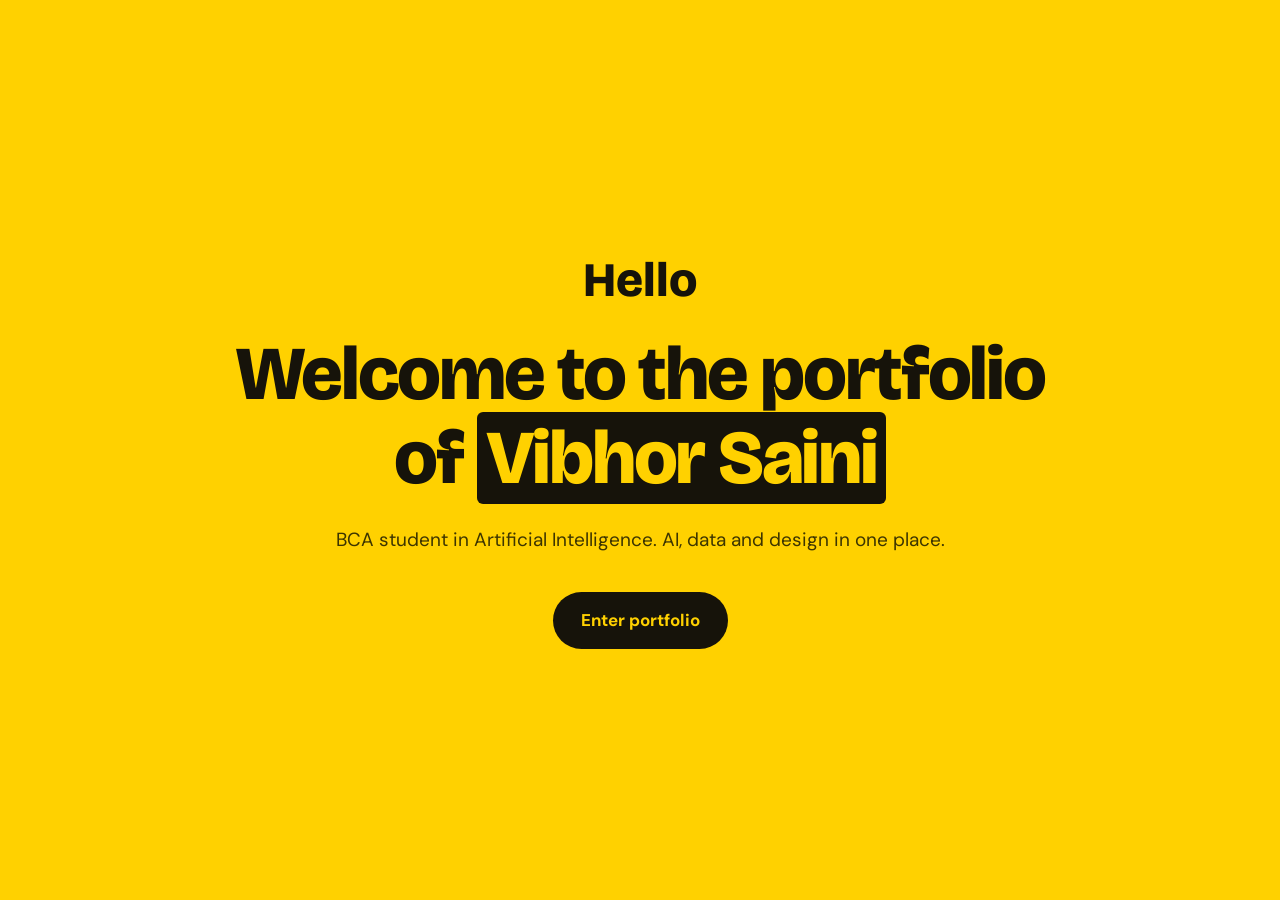
<file: vs2/index.html>
<!DOCTYPE html><html lang="en"><head><meta charset="UTF-8"><meta name="viewport" content="width=device-width, initial-scale=1"><title>Home | Vibhor Saini</title><link rel="stylesheet" href="style.css"></head><body data-page="index"><div id="site-header"></div>
<main>
<section id="home"><div class="wrap"><div>
<span class="tag">BCA in Artificial Intelligence, Invertis University, Bareilly</span>
<h1>Hi, I'm <mark>Vibhor Saini</mark></h1>
<p class="lead">I combine AI, data and graphic design to make ideas clear and useful.</p>
<p class="sub">I'm a Bachelor of Computer Applications student specialising in Artificial Intelligence. I'm passionate about graphic design and data visualisation, and my main goal is to explore the world of AI.</p>
<div class="btns"><a class="btn" href="contact.html">Get in touch</a><a class="link" href="certification.html">View certifications</a></div></div>
<div class="orbit"><div class="disc"><img src="photo.png" alt="Vibhor Saini"></div><span class="chip c1">Artificial Intelligence</span><span class="chip c2">Data and Design</span><span class="chip c3">Python and C</span><span class="chip c4">Cyber Security</span></div>
</div></section>
<div class="stats"><div class="wrap"><div class="stat"><b>25</b><span>certifications and 2 badges</span></div><div class="stat"><b>BCA (AI)</b><span>Invertis University, Bareilly</span></div><div class="stat"><b>Pemplates</b><span>my own design brand</span></div></div></div>
<div class="marq" aria-hidden="true"><div><span>Python</span><span>C</span><span>Power BI</span><span>Excel</span><span>Canva</span><span>Google Gemini</span><span>Copilot Studio</span><span>Google Cloud AI</span><span>Cyber Security</span><span>Python</span><span>C</span><span>Power BI</span><span>Excel</span><span>Canva</span><span>Google Gemini</span><span>Copilot Studio</span><span>Google Cloud AI</span><span>Cyber Security</span></div></div>
<section class="block"><div class="wrap"><h2>Explore my work</h2><p class="intro">Each page opens on its own. Pick where to start.</p>
<div class="grid">
<a class="card" href="about.html"><h3>About</h3><p>My background, goals and approach.</p><b>Read more</b></a>
<a class="card" href="skills.html"><h3>Skills</h3><p>Programming, data, AI tools and design.</p><b>See skills</b></a>
<a class="card" href="certification.html"><h3>Certifications</h3><p>25 certifications and 2 badges to view.</p><b>View all</b></a>
<a class="card" href="templates.html"><h3>Templates</h3><p>Food, drink and apparel graphics.</p><b>Browse</b></a>
</div></div></section></main>
<div id="site-footer"></div><script src="script.js"></script></body></html>
</file>
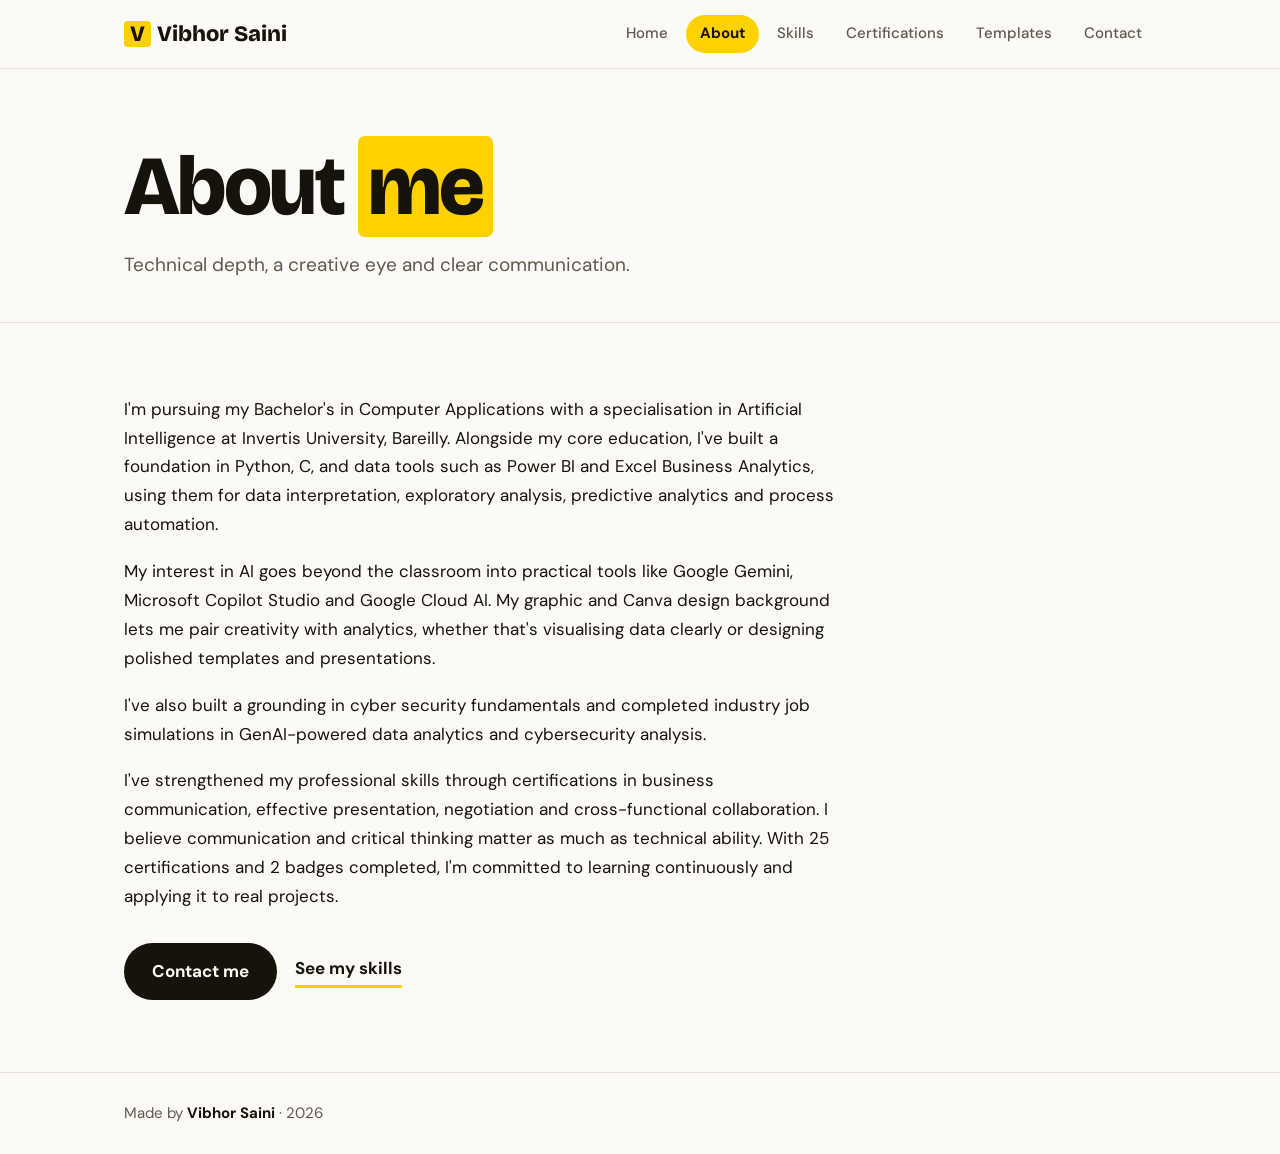
<file: vs2/about.html>
<!DOCTYPE html><html lang="en"><head><meta charset="UTF-8"><meta name="viewport" content="width=device-width, initial-scale=1"><title>About | Vibhor Saini</title><link rel="stylesheet" href="style.css"></head><body data-page="about"><div id="site-header"></div>
<main><div class="pagehead"><div class="wrap"><h1>About <mark>me</mark></h1><p>Technical depth, a creative eye and clear communication.</p></div></div>
<section class="block about"><div class="wrap">
<p>I'm pursuing my Bachelor's in Computer Applications with a specialisation in Artificial Intelligence at Invertis University, Bareilly. Alongside my core education, I've built a foundation in Python, C, and data tools such as Power BI and Excel Business Analytics, using them for data interpretation, exploratory analysis, predictive analytics and process automation.</p>
<p>My interest in AI goes beyond the classroom into practical tools like Google Gemini, Microsoft Copilot Studio and Google Cloud AI. My graphic and Canva design background lets me pair creativity with analytics, whether that's visualising data clearly or designing polished templates and presentations.</p>
<p>I've also built a grounding in cyber security fundamentals and completed industry job simulations in GenAI-powered data analytics and cybersecurity analysis.</p>
<p>I've strengthened my professional skills through certifications in business communication, effective presentation, negotiation and cross-functional collaboration. I believe communication and critical thinking matter as much as technical ability. With 25 certifications and 2 badges completed, I'm committed to learning continuously and applying it to real projects.</p>
<div class="btns" style="margin-top:32px"><a class="btn" href="contact.html">Contact me</a><a class="link" href="skills.html">See my skills</a></div>
</div></section></main>
<div id="site-footer"></div><script src="script.js"></script></body></html>
</file>
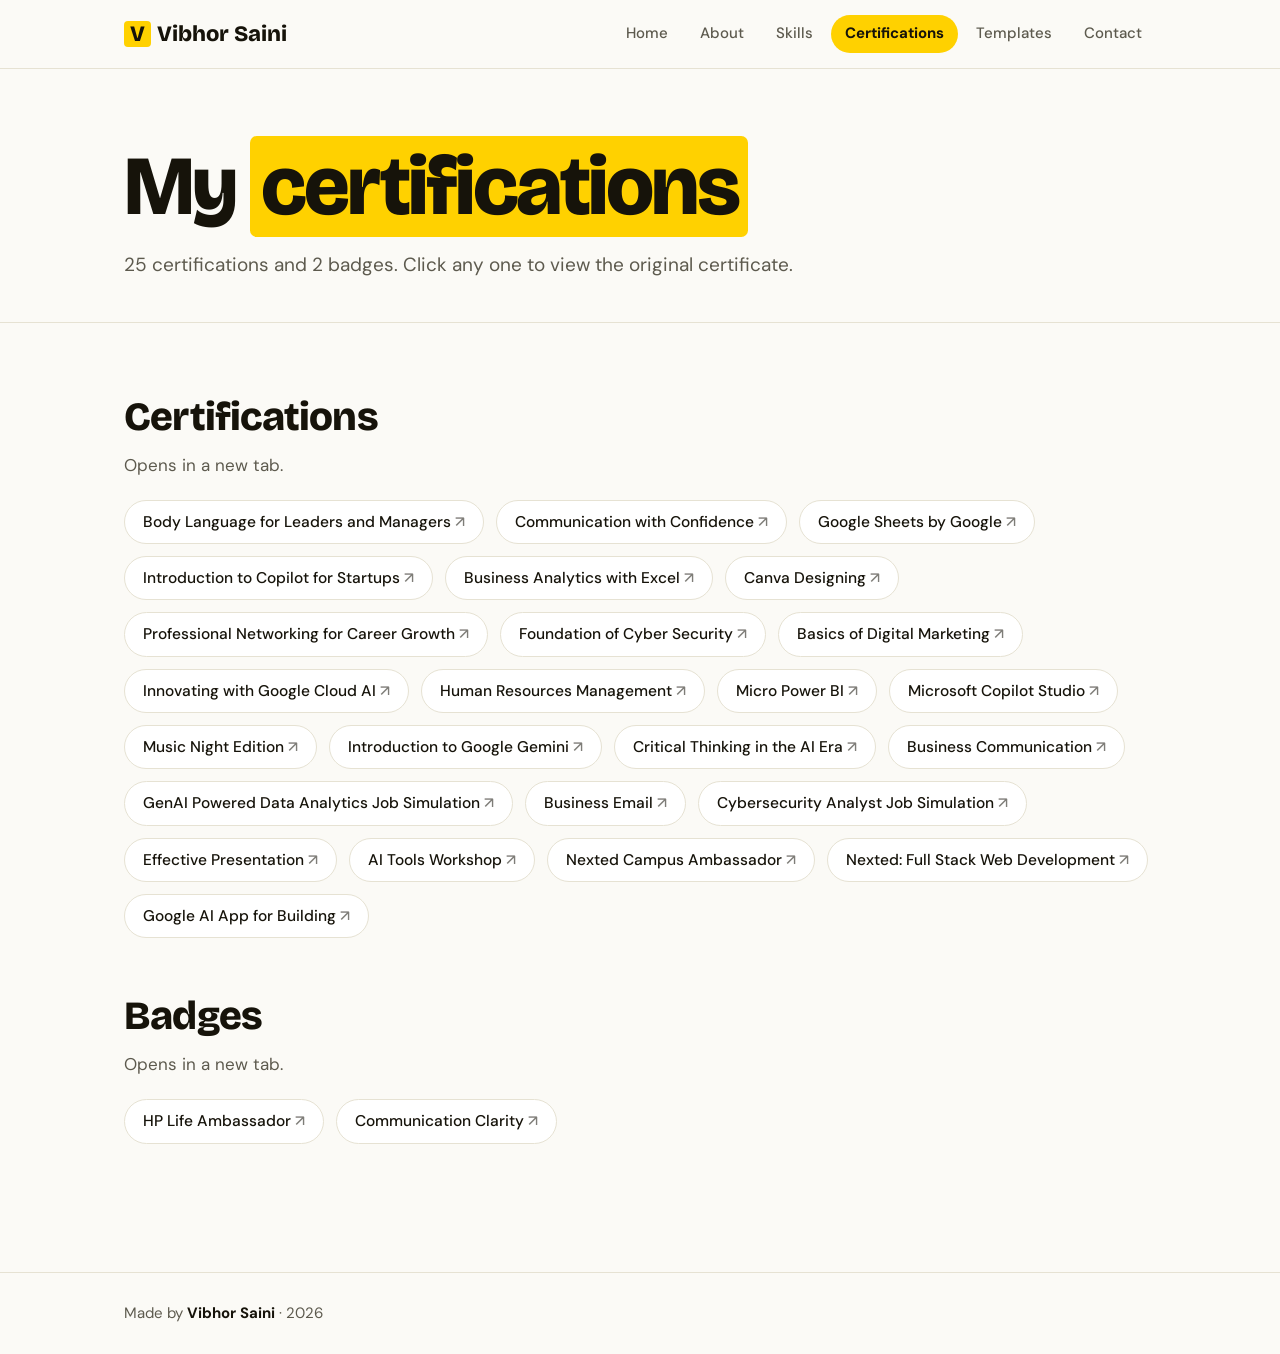
<file: vs2/certification.html>
<!DOCTYPE html><html lang="en"><head><meta charset="UTF-8"><meta name="viewport" content="width=device-width, initial-scale=1"><title>Certifications | Vibhor Saini</title><link rel="stylesheet" href="style.css"></head><body data-page="certification"><div id="site-header"></div>
<main><div class="pagehead"><div class="wrap"><h1>My <mark>certifications</mark></h1><p>25 certifications and 2 badges. Click any one to view the original certificate.</p></div></div><section class="block"><div class="wrap"><div class="grp"><h2>Certifications</h2><p>Opens in a new tab.</p><div class="chips"><a class="pill" href="https://lnkd.in/g9VX27Qd" target="_blank" rel="noopener">Body Language for Leaders and Managers</a><a class="pill" href="https://lnkd.in/gmT64UkZ" target="_blank" rel="noopener">Communication with Confidence</a><a class="pill" href="https://simpli-web.app.link/e/k3x8TLjqj4b" target="_blank" rel="noopener">Google Sheets by Google</a><a class="pill" href="https://simpli-web.app.link/e/3tUa384Zi4b" target="_blank" rel="noopener">Introduction to Copilot for Startups</a><a class="pill" href="https://simpli-web.app.link/e/G5n8RE7Wi4b" target="_blank" rel="noopener">Business Analytics with Excel</a><a class="pill" href="https://simpli-web.app.link/e/Q3kJ1DXLj4b" target="_blank" rel="noopener">Canva Designing</a><a class="pill" href="https://www.life-global.org/certificate/445b331e-d6df-4ba5-8841-cb4df7877520" target="_blank" rel="noopener">Professional Networking for Career Growth</a><a class="pill" href="https://coursera.org/share/f526ef99aeb6feaa079e19674d23ba09" target="_blank" rel="noopener">Foundation of Cyber Security</a><a class="pill" href="https://docs.uniathena.com/prod/course/certificate/628_1781901800_certificate.jpg" target="_blank" rel="noopener">Basics of Digital Marketing</a><a class="pill" href="https://simpli-web.app.link/e/PuLcVAXEk4b" target="_blank" rel="noopener">Innovating with Google Cloud AI</a><a class="pill" href="https://docs.uniathena.com/prod/course/certificate/381_1782301668_certificate.jpg" target="_blank" rel="noopener">Human Resources Management</a><a class="pill" href="https://media.licdn.com/dms/image/v2/D5622AQHqHQuXFciSbQ/feedshare-shrink_800/B56Z8NBl3WHYAc-/0/1782629949379?e=1784764800&amp;v=beta&amp;t=ziyCtHbOKxG2S5bnB4HB4_2quzJEy38fHY5FNd4EDSk" target="_blank" rel="noopener">Micro Power BI</a><a class="pill" href="https://simpli-web.app.link/e/Dkru1WPhm4b" target="_blank" rel="noopener">Microsoft Copilot Studio</a><a class="pill" href="https://media.licdn.com/dms/image/v2/D5622AQFgXdUkwCo5Pw/feedshare-shrink_800/B56Z8d8EARHcAc-/0/1782913712365?e=1784764800&amp;v=beta&amp;t=hN1CEgcBPYfRLaC35I8Cg7oqhnzfiVx16e-sbw2gDFs" target="_blank" rel="noopener">Music Night Edition</a><a class="pill" href="https://simpli-web.app.link/e/B2xg0eTfr4b" target="_blank" rel="noopener">Introduction to Google Gemini</a><a class="pill" href="https://www.life-global.org/certificate/9402457a-2fc6-4780-9902-09f9e2346c75" target="_blank" rel="noopener">Critical Thinking in the AI Era</a><a class="pill" href="https://www.life-global.org/certificate/b5f9460e-7ea2-4bdb-90ff-bd8cd57d07d1" target="_blank" rel="noopener">Business Communication</a><a class="pill" href="https://www.theforage.com/completion-certificates/ifobHAoMjQs9s6bKS/gMTdCXwDdLYoXZ3wG_ifobHAoMjQs9s6bKS_6a4e25205e60fdb3d7ff6395_1783615986542_completion_certificate.pdf" target="_blank" rel="noopener">GenAI Powered Data Analytics Job Simulation</a><a class="pill" href="https://www.life-global.org/certificate/c15bff4f-585e-4ea8-84f8-57a6b69951e3" target="_blank" rel="noopener">Business Email</a><a class="pill" href="https://www.theforage.com/completion-certificates/ifobHAoMjQs9s6bKS/gmf3ypEXBj2wvfQWC_ifobHAoMjQs9s6bKS_6a4e25205e60fdb3d7ff6395_1783675932852_completion_certificate.pdf" target="_blank" rel="noopener">Cybersecurity Analyst Job Simulation</a><a class="pill" href="https://www.life-global.org/certificate/97b6e360-39a8-4f37-a3a1-20ef00d79471" target="_blank" rel="noopener">Effective Presentation</a><a class="pill" href="https://certx.in/certificate/0270772f-3809-4400-b29b-1e1c61cd09971554355" target="_blank" rel="noopener">AI Tools Workshop</a><a class="pill" href="https://lms.nexted.in/certificate/ambassador/NXTED-CA-2026-0008" target="_blank" rel="noopener">Nexted Campus Ambassador</a><a class="pill" href="https://lms.nexted.in/certificate/webinar/NXTED-WB-2026-0011" target="_blank" rel="noopener">Nexted: Full Stack Web Development</a><a class="pill" href="https://coursera.org/share/9b1a90b090e36325c45f46e9b9bcd13d" target="_blank" rel="noopener">Google AI App for Building</a></div></div><div class="grp"><h2>Badges</h2><p>Opens in a new tab.</p><div class="chips"><a class="pill" href="https://www.life-global.org/en/badges/44d3dc8a-919a-4fbe-a57d-f822273158a5" target="_blank" rel="noopener">HP Life Ambassador</a><a class="pill" href="https://www.life-global.org/en/badges/4d02581a-fe1e-424a-9a5a-d6931c4b2ca6" target="_blank" rel="noopener">Communication Clarity</a></div></div></div></section></main>
<div id="site-footer"></div><script src="script.js"></script></body></html>
</file>
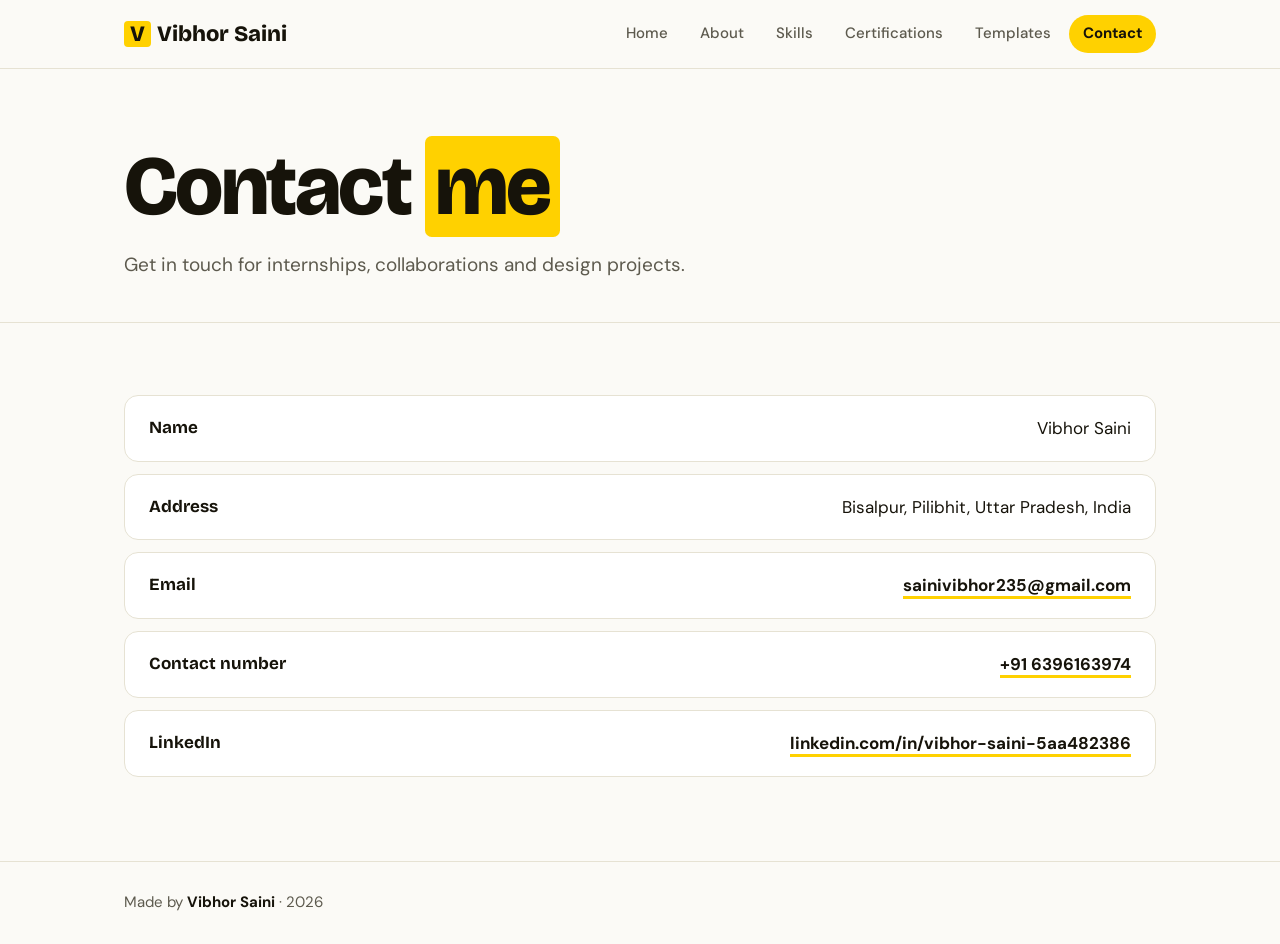
<file: vs2/contact.html>
<!DOCTYPE html><html lang="en"><head><meta charset="UTF-8"><meta name="viewport" content="width=device-width, initial-scale=1"><title>Contact | Vibhor Saini</title><link rel="stylesheet" href="style.css"></head><body data-page="contact"><div id="site-header"></div>
<main><div class="pagehead"><div class="wrap"><h1>Contact <mark>me</mark></h1><p>Get in touch for internships, collaborations and design projects.</p></div></div><section class="block"><div class="wrap narrow2"><div class="row"><b>Name</b><span>Vibhor Saini</span></div><div class="row"><b>Address</b><span>Bisalpur, Pilibhit, Uttar Pradesh, India</span></div><div class="row"><b>Email</b><span><a href="mailto:sainivibhor235@gmail.com">sainivibhor235@gmail.com</a></span></div><div class="row"><b>Contact number</b><span><a href="tel:+916396163974">+91 6396163974</a></span></div><div class="row"><b>LinkedIn</b><span><a href="https://www.linkedin.com/in/vibhor-saini-5aa482386" target="_blank" rel="noopener">linkedin.com/in/vibhor-saini-5aa482386</a></span></div></div></section></main>
<div id="site-footer"></div><script src="script.js"></script></body></html>
</file>
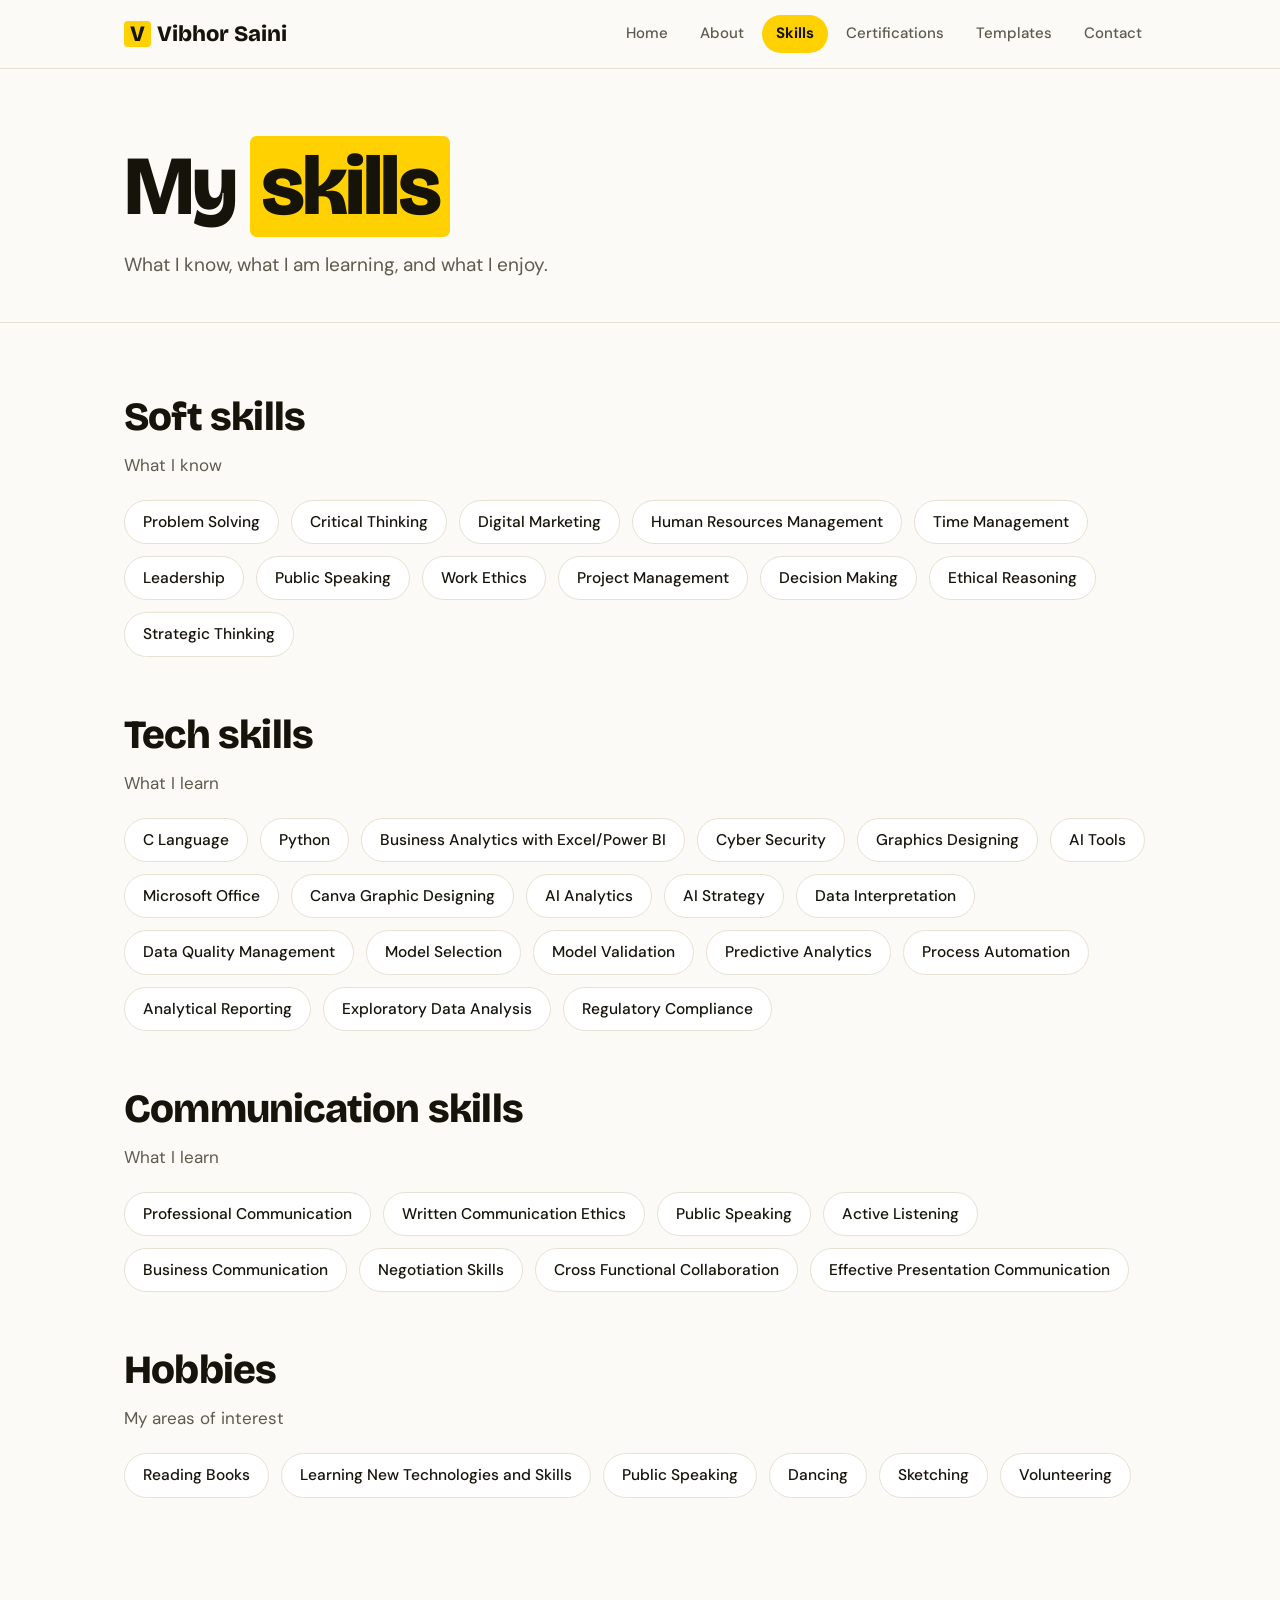
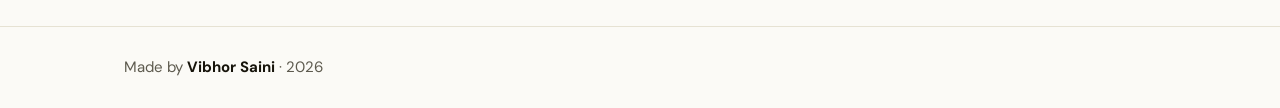
<file: vs2/skills.html>
<!DOCTYPE html><html lang="en"><head><meta charset="UTF-8"><meta name="viewport" content="width=device-width, initial-scale=1"><title>Skills | Vibhor Saini</title><link rel="stylesheet" href="style.css"></head><body data-page="skills"><div id="site-header"></div>
<main><div class="pagehead"><div class="wrap"><h1>My <mark>skills</mark></h1><p>What I know, what I am learning, and what I enjoy.</p></div></div><section class="block"><div class="wrap"><div class="grp"><h2>Soft skills</h2><p>What I know</p><div class="chips"><span class="pill">Problem Solving</span><span class="pill">Critical Thinking</span><span class="pill">Digital Marketing</span><span class="pill">Human Resources Management</span><span class="pill">Time Management</span><span class="pill">Leadership</span><span class="pill">Public Speaking</span><span class="pill">Work Ethics</span><span class="pill">Project Management</span><span class="pill">Decision Making</span><span class="pill">Ethical Reasoning</span><span class="pill">Strategic Thinking</span></div></div><div class="grp"><h2>Tech skills</h2><p>What I learn</p><div class="chips"><span class="pill">C Language</span><span class="pill">Python</span><span class="pill">Business Analytics with Excel/Power BI</span><span class="pill">Cyber Security</span><span class="pill">Graphics Designing</span><span class="pill">AI Tools</span><span class="pill">Microsoft Office</span><span class="pill">Canva Graphic Designing</span><span class="pill">AI Analytics</span><span class="pill">AI Strategy</span><span class="pill">Data Interpretation</span><span class="pill">Data Quality Management</span><span class="pill">Model Selection</span><span class="pill">Model Validation</span><span class="pill">Predictive Analytics</span><span class="pill">Process Automation</span><span class="pill">Analytical Reporting</span><span class="pill">Exploratory Data Analysis</span><span class="pill">Regulatory Compliance</span></div></div><div class="grp"><h2>Communication skills</h2><p>What I learn</p><div class="chips"><span class="pill">Professional Communication</span><span class="pill">Written Communication Ethics</span><span class="pill">Public Speaking</span><span class="pill">Active Listening</span><span class="pill">Business Communication</span><span class="pill">Negotiation Skills</span><span class="pill">Cross Functional Collaboration</span><span class="pill">Effective Presentation Communication</span></div></div><div class="grp"><h2>Hobbies</h2><p>My areas of interest</p><div class="chips"><span class="pill">Reading Books</span><span class="pill">Learning New Technologies and Skills</span><span class="pill">Public Speaking</span><span class="pill">Dancing</span><span class="pill">Sketching</span><span class="pill">Volunteering</span></div></div></div></section></main>
<div id="site-footer"></div><script src="script.js"></script></body></html>
</file>
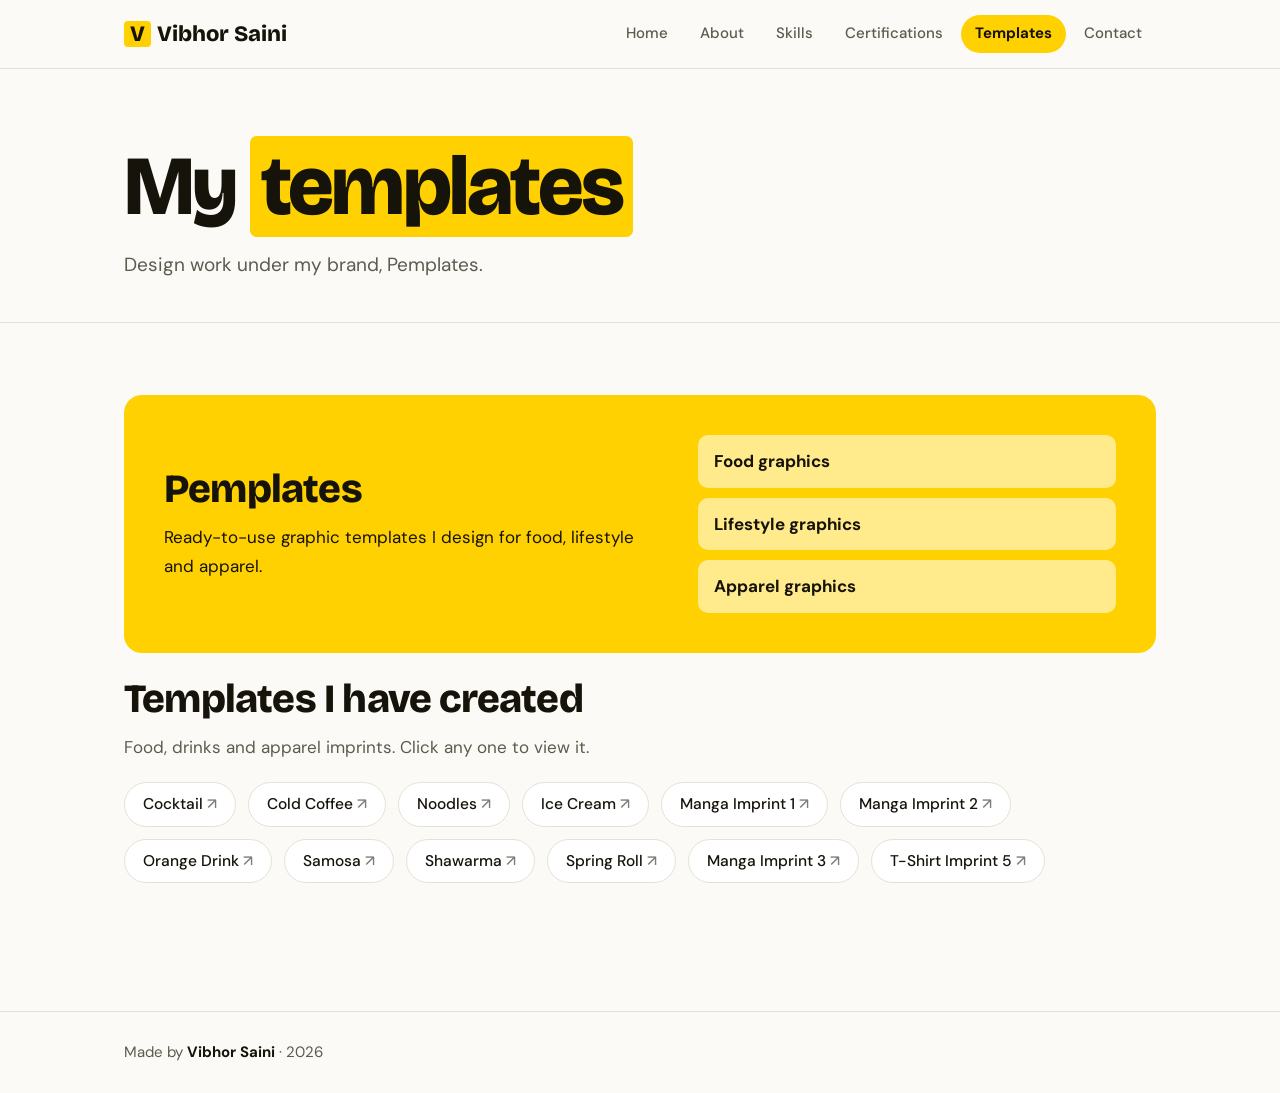
<file: vs2/templates.html>
<!DOCTYPE html><html lang="en"><head><meta charset="UTF-8"><meta name="viewport" content="width=device-width, initial-scale=1"><title>Templates | Vibhor Saini</title><link rel="stylesheet" href="style.css"></head><body data-page="templates"><div id="site-header"></div>
<main><div class="pagehead"><div class="wrap"><h1>My <mark>templates</mark></h1><p>Design work under my brand, Pemplates.</p></div></div><section class="block"><div class="wrap"><div class="feature"><div><h2>Pemplates</h2><p>Ready-to-use graphic templates I design for food, lifestyle and apparel.</p></div><ul><li>Food graphics</li><li>Lifestyle graphics</li><li>Apparel graphics</li></ul></div><div class="grp"><h2>Templates I have created</h2><p>Food, drinks and apparel imprints. Click any one to view it.</p><div class="chips"><a class="pill" href="https://kommodo.ai/i/bI1xqUjH88czTch5K07k" target="_blank" rel="noopener">Cocktail</a><a class="pill" href="https://kommodo.ai/i/BN9lDYFHaYeDAzAjO9LQ" target="_blank" rel="noopener">Cold Coffee</a><a class="pill" href="https://kommodo.ai/i/vQds1SFKFFRvxz5TndlY" target="_blank" rel="noopener">Noodles</a><a class="pill" href="https://kommodo.ai/i/XTKoHZ8tVtL6NbU5rHxP" target="_blank" rel="noopener">Ice Cream</a><a class="pill" href="https://kommodo.ai/i/9oXws3wNKYeFaoR5j9tS" target="_blank" rel="noopener">Manga Imprint 1</a><a class="pill" href="https://kommodo.ai/i/1gQ8ZDIbSg2d3NEf7UyA" target="_blank" rel="noopener">Manga Imprint 2</a><a class="pill" href="https://kommodo.ai/i/vd2tBZv8cy9e3Y75ijXs" target="_blank" rel="noopener">Orange Drink</a><a class="pill" href="https://kommodo.ai/i/gZLu0J34AMg9MpIF2ZXa" target="_blank" rel="noopener">Samosa</a><a class="pill" href="https://kommodo.ai/i/jsRrUkVSYfrDsK8zbgvy" target="_blank" rel="noopener">Shawarma</a><a class="pill" href="https://kommodo.ai/i/w6QdwO3bxXQ94QCAlTlo" target="_blank" rel="noopener">Spring Roll</a><a class="pill" href="https://kommodo.ai/i/3haIOHNliFxI2bvjrG6U" target="_blank" rel="noopener">Manga Imprint 3</a><a class="pill" href="https://kommodo.ai/i/ZeJ1I6XBsWukgoWnI6Cd" target="_blank" rel="noopener">T-Shirt Imprint 5</a></div></div></div></section></main>
<div id="site-footer"></div><script src="script.js"></script></body></html>
</file>
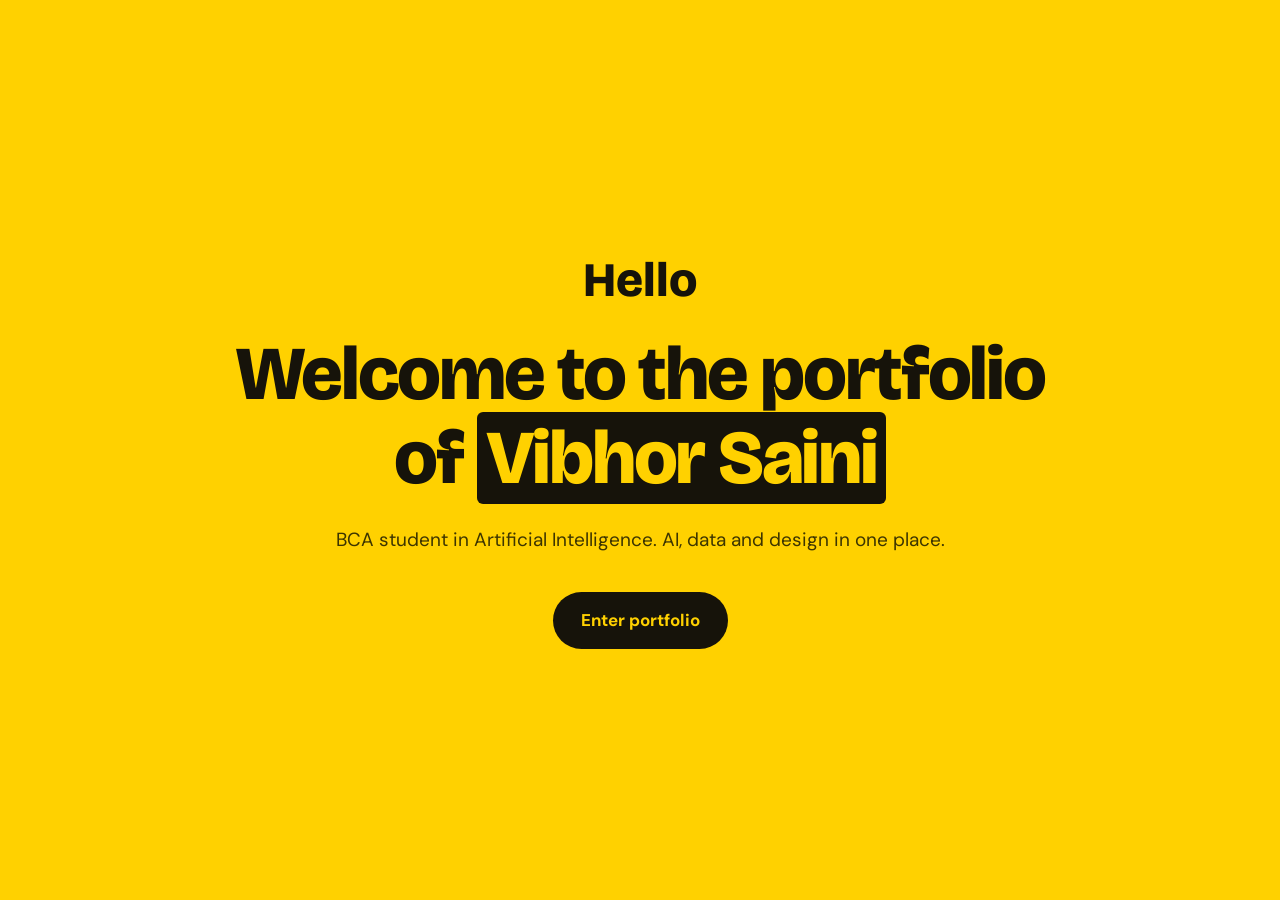
<file: vs2/welcome.html>
<!DOCTYPE html><html lang="en"><head><meta charset="UTF-8"><meta name="viewport" content="width=device-width, initial-scale=1"><title>Welcome | Vibhor Saini</title><link rel="stylesheet" href="style.css"></head><body class="welcome" data-page="welcome">
<main class="wl"><p class="hello" id="hello" aria-live="polite">Hello</p>
<h1>Welcome to the portfolio of <mark>Vibhor Saini</mark></h1>
<p class="sub">BCA student in Artificial Intelligence. AI, data and design in one place.</p>
<a class="btn" id="enter" href="index.html">Enter portfolio</a></main>
<script src="script.js"></script></body></html>
</file>
<file: vs2/style.css>
@import url('https://fonts.googleapis.com/css2?family=Bricolage+Grotesque:wght@600;800&family=DM+Sans:wght@400;500;700&display=swap');
:root{--bg:#fbfaf6;--ink:#16130a;--muted:#5d5a4e;--card:#fff;--line:#e6e2d3;--accent:#ffd100;--on:#16130a;--soft:#fff6c7}
@media (prefers-color-scheme:dark){:root{--bg:#121108;--ink:#f6f3e6;--muted:#a9a592;--card:#1b1a10;--line:#302e1f;--soft:#2a2608}}
*,*::before,*::after{box-sizing:border-box}
html{scroll-behavior:smooth}
body{margin:0;background:var(--bg);color:var(--ink);font:400 17px/1.7 "DM Sans",system-ui,Arial,sans-serif}
h1,h2,h3{font-family:"Bricolage Grotesque","Arial Black",Arial,sans-serif;line-height:1.1;margin:0}
a{color:inherit}
:focus-visible{outline:3px solid var(--accent);outline-offset:3px}
.wrap{max-width:1080px;margin:0 auto;padding:0 24px}
header{position:sticky;top:0;z-index:5;background:var(--bg);border-bottom:1px solid var(--line)}
header .wrap{display:flex;justify-content:space-between;align-items:center;height:68px;gap:16px}
.logo{font:800 22px "Bricolage Grotesque",Arial,sans-serif;text-decoration:none;white-space:nowrap}
.logo span{background:var(--accent);color:var(--on);padding:0 6px;border-radius:4px;margin-right:6px}
nav{display:flex;gap:4px;overflow-x:auto}
nav a{text-decoration:none;color:var(--muted);font-weight:500;font-size:15px;padding:6px 14px;border-radius:999px;white-space:nowrap}
nav a:hover{background:var(--soft);color:var(--ink)}
nav a.active{background:var(--accent);color:var(--on);font-weight:700}
mark{background:var(--accent);color:var(--on);padding:0 .12em;border-radius:.08em;-webkit-box-decoration-break:clone;box-decoration-break:clone}
h1{font-size:clamp(44px,7vw,84px);font-weight:800;letter-spacing:-.03em}
h2{font-size:clamp(28px,4vw,40px);font-weight:800;letter-spacing:-.02em;margin-bottom:12px}
.btn{display:inline-block;background:var(--ink);color:var(--bg);text-decoration:none;font-weight:700;padding:14px 28px;border-radius:999px;border:0;font-size:17px}
.btn:hover{background:var(--accent);color:var(--on)}
.link{font-weight:700;text-decoration:none;border-bottom:3px solid var(--accent);padding-bottom:2px}
.btns{display:flex;gap:18px;flex-wrap:wrap;align-items:center}
/* home */
#home{padding:80px 0 72px}
#home .wrap{display:grid;grid-template-columns:1.15fr .85fr;gap:48px;align-items:center}
.tag{display:inline-block;background:var(--soft);border:1px solid var(--accent);border-radius:999px;padding:4px 14px;font-size:14px;font-weight:500;margin-bottom:22px}
.lead{font-size:20px;font-weight:500;margin:24px 0 10px;max-width:32em}
.sub{color:var(--muted);max-width:34em;margin:0 0 32px}
.orbit{position:relative;aspect-ratio:1;max-width:400px;width:100%;margin:0 auto}
.orbit::before{content:"";position:absolute;inset:0;border:1.5px dashed var(--line);border-radius:50%}
.disc{position:absolute;inset:12%;background:var(--accent);border-radius:50%;display:block;place-items:center;color:var(--on);font:800 clamp(64px,11vw,120px) "Bricolage Grotesque",Arial,sans-serif;letter-spacing:-.05em}
.chip{position:absolute;background:var(--card);border:1px solid var(--line);border-radius:999px;padding:6px 14px;font-size:14px;font-weight:500;box-shadow:0 6px 18px rgba(0,0,0,.1)}
.c1{top:4%;left:36%}.c2{top:40%;right:-6%}.c3{bottom:2%;left:34%}.c4{top:44%;left:-10%}
.stats{border-block:1px solid var(--line);background:var(--card)}
.stats .wrap{display:grid;grid-template-columns:repeat(3,1fr);gap:16px;padding-block:28px}
.stat b{display:block;font:800 34px "Bricolage Grotesque",Arial,sans-serif}
.stat span{color:var(--muted);font-size:15px}
.marq{overflow:hidden;background:var(--accent);color:var(--on);padding:14px 0;font:800 20px "Bricolage Grotesque",Arial,sans-serif}
.marq div{display:flex;gap:48px;width:max-content;animation:m 28s linear infinite}
@keyframes m{to{transform:translateX(-50%)}}
section.block{padding:72px 0}
.intro{color:var(--muted);max-width:36em;margin:0 0 36px}
.grid{display:grid;grid-template-columns:repeat(auto-fit,minmax(240px,1fr));gap:18px}
.card{background:var(--card);border:1px solid var(--line);border-radius:14px;padding:26px;text-decoration:none;display:block}
.card h3{font-size:21px;margin-bottom:10px}
.card p{margin:0;color:var(--muted);font-size:15.5px}
a.card{transition:transform .15s,border-color .15s}
a.card:hover{transform:translateY(-4px);border-color:var(--accent)}
a.card b{display:inline-block;margin-top:14px;border-bottom:3px solid var(--accent)}
.tools{display:flex;flex-wrap:wrap;gap:8px;margin-top:14px}
.tools span{background:var(--soft);border-radius:6px;padding:2px 10px;font-size:14px;font-weight:500}
/* inner pages */
.pagehead{padding:72px 0 40px;border-bottom:1px solid var(--line)}
.pagehead p{color:var(--muted);max-width:36em;margin:16px 0 0;font-size:19px}
.about p{max-width:42em;margin:0 0 18px}
.feature{background:var(--accent);color:var(--on);border-radius:18px;padding:40px;display:grid;grid-template-columns:1.2fr 1fr;gap:32px;align-items:center;margin-bottom:24px}
.feature p{margin:12px 0 0;max-width:32em}
.feature ul{list-style:none;margin:0;padding:0;display:grid;gap:10px;font-weight:700}
.feature li{background:rgba(255,255,255,.55);border-radius:10px;padding:12px 16px}
.narrow{max-width:640px}
footer{border-top:1px solid var(--line);padding:28px 0;color:var(--muted);font-size:15px}
footer b{color:var(--ink)}
/* welcome */
body.welcome{background:#ffd100;color:#16130a;min-height:100vh;display:grid;place-items:center;text-align:center}
.wl{padding:32px 24px;max-width:860px}
.hello{font:800 clamp(28px,5vw,48px) "Bricolage Grotesque",Arial,sans-serif;margin:0 0 20px;min-height:1.3em;transition:opacity .35s}
.welcome mark{background:#16130a;color:#ffd100}
.welcome h1{font-size:clamp(38px,7vw,76px)}
.welcome .sub{color:#3d3500;margin:24px auto 36px;font-size:19px}
.welcome .btn{background:#16130a;color:#ffd100}
.welcome .btn:hover{background:#fff;color:#16130a}
@media (max-width:820px){#home .wrap,.feature{grid-template-columns:1fr}.orbit{max-width:320px}#home{padding:48px 0}.c2{right:0}.c4{left:0}.feature{padding:28px}.stats .wrap{grid-template-columns:1fr}header .wrap{flex-direction:column;height:auto;padding-block:10px}}
@media (prefers-reduced-motion:reduce){html{scroll-behavior:auto}.marq div{animation:none}}
.chips{display:flex;flex-wrap:wrap;gap:12px}
.pill{display:inline-block;background:var(--card);border:1px solid var(--line);border-radius:999px;padding:8px 18px;font-weight:500;font-size:15.5px;text-decoration:none}
a.pill::after{content:" \2197";opacity:.55}
a.pill:hover{background:var(--accent);color:var(--on);border-color:var(--accent)}
.grp{margin-bottom:56px}
.grp p{color:var(--muted);margin:0 0 20px}
.row{display:flex;justify-content:space-between;gap:8px 24px;flex-wrap:wrap;padding:18px 24px;border:1px solid var(--line);background:var(--card);border-radius:14px;margin-bottom:12px}
.row b{font-family:"Bricolage Grotesque",Arial,sans-serif}
.row a{font-weight:700;text-decoration:none;border-bottom:3px solid var(--accent);word-break:break-all}
.disc{overflow:hidden;box-shadow:0 0 0 10px var(--accent),0 24px 50px rgba(0,0,0,.22)}
.disc img{width:100%;height:100%;object-fit:cover;display:block}
.disc img{transform:scale(1.03)}
</file>
